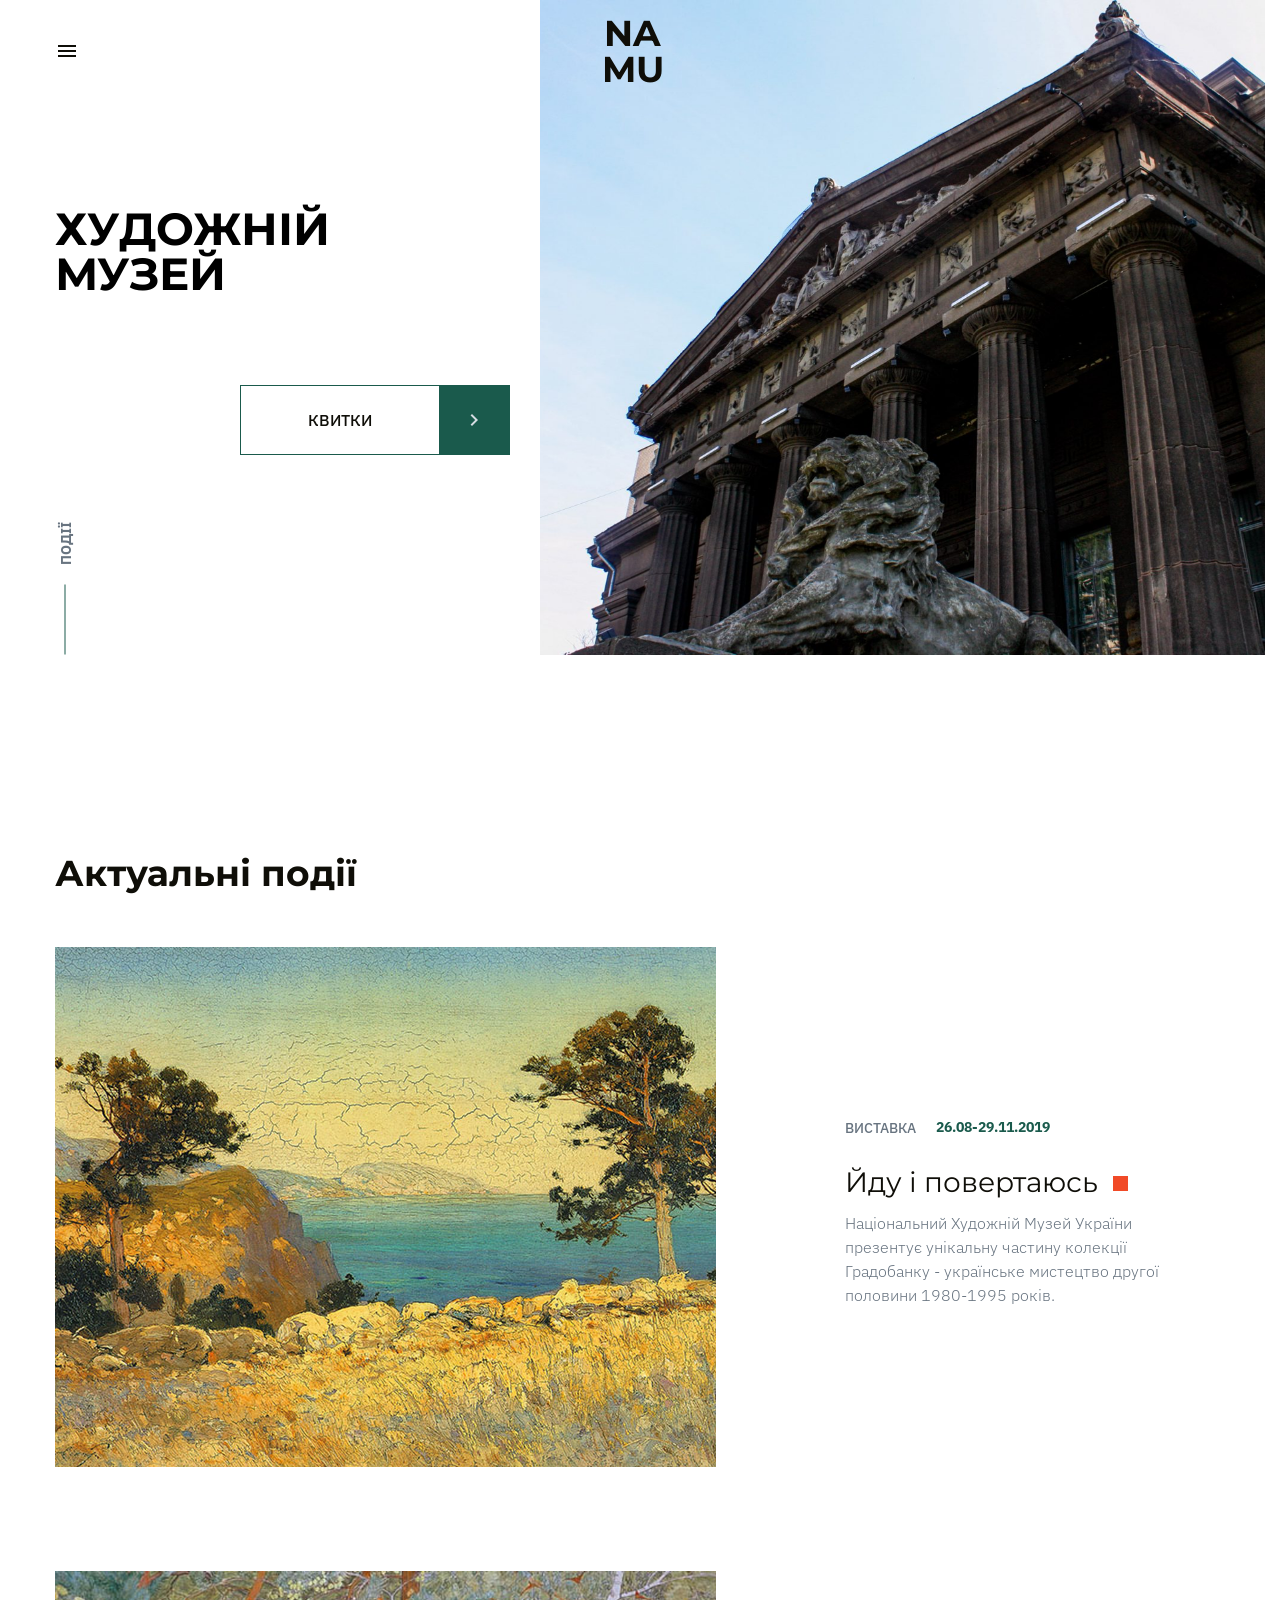
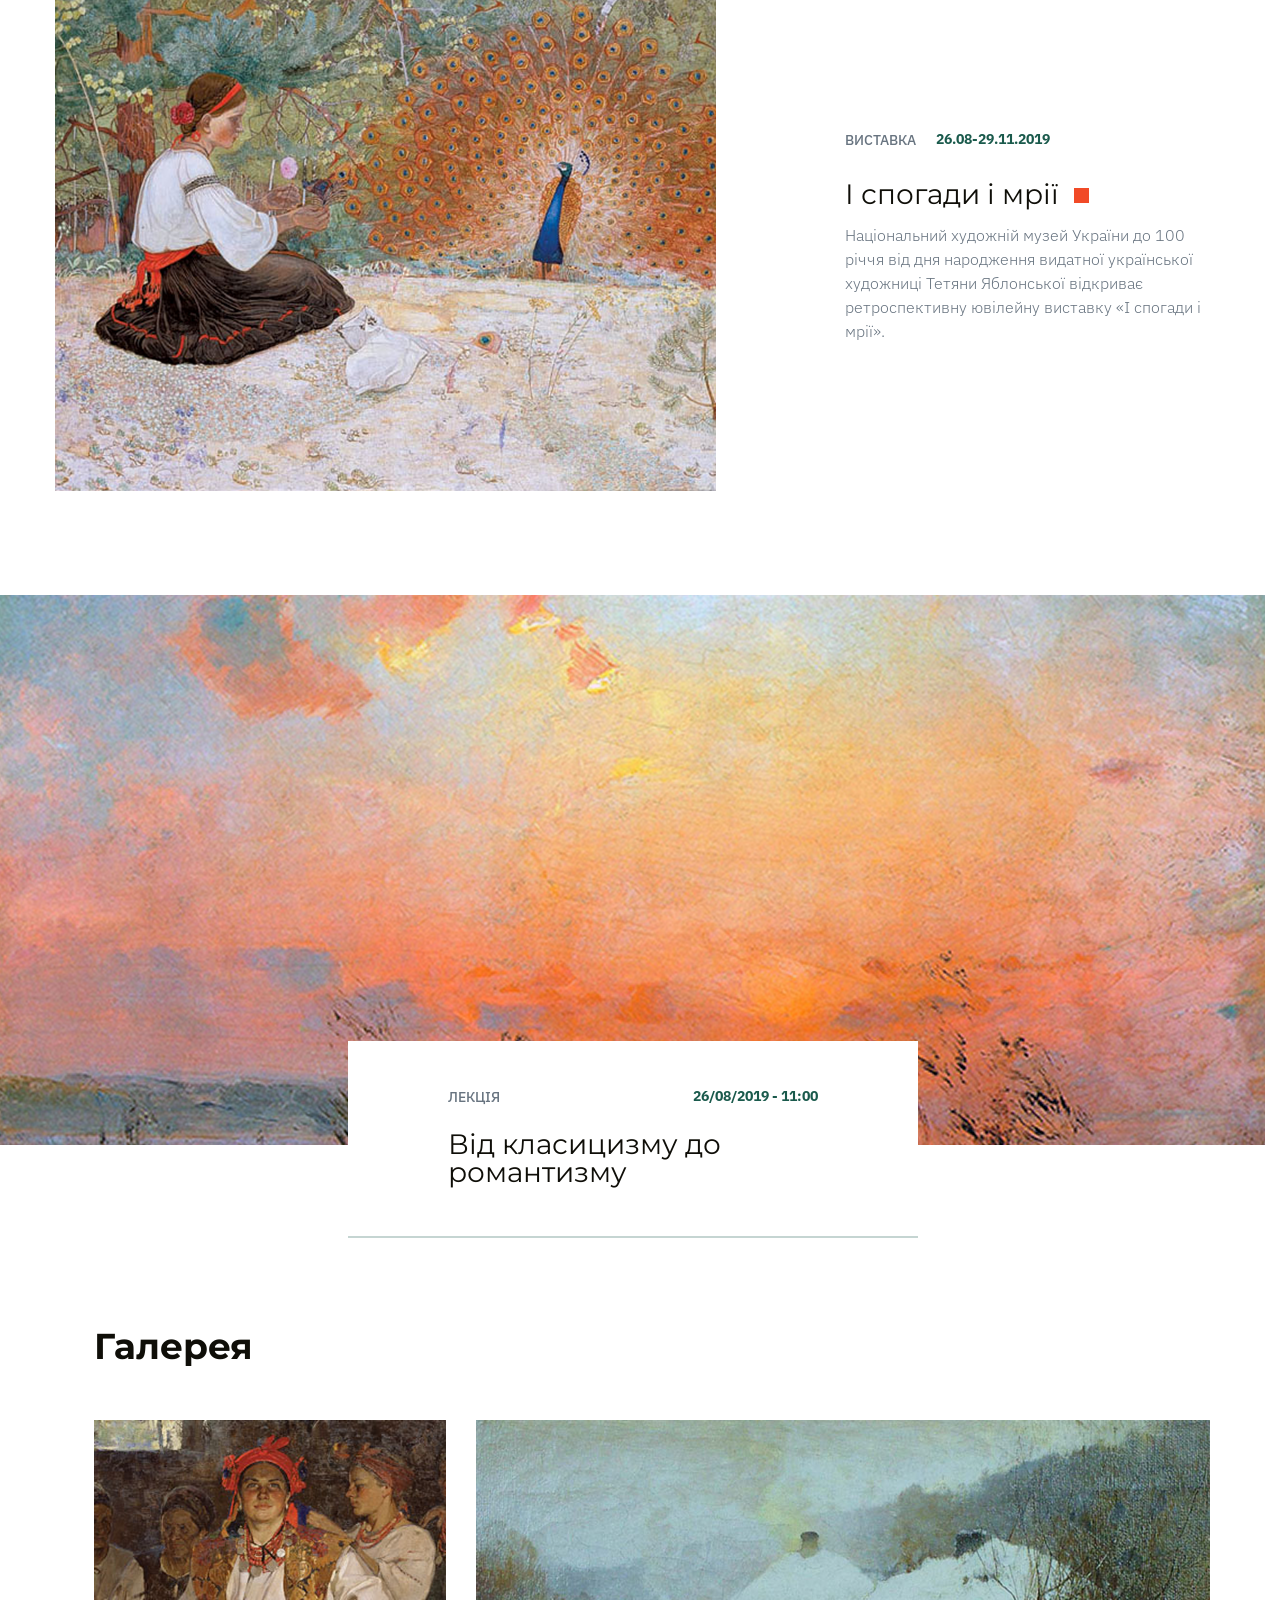
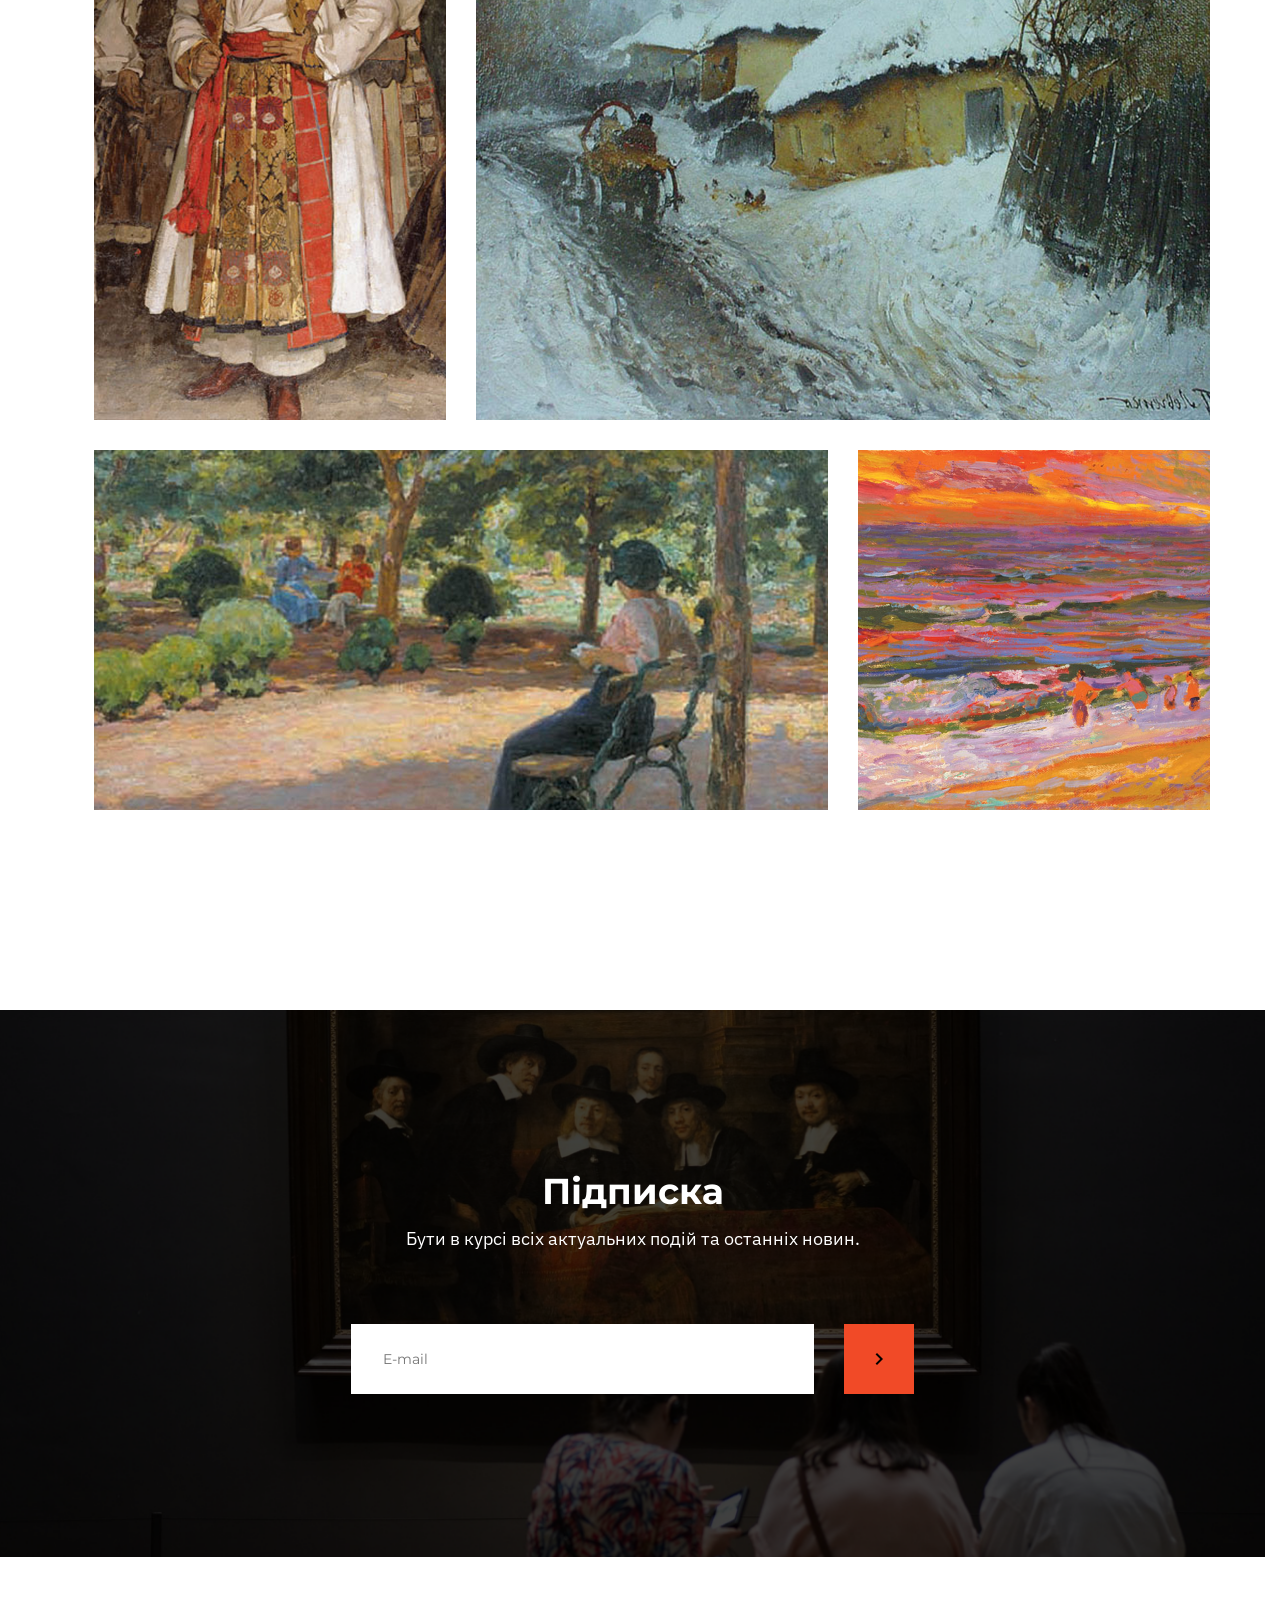
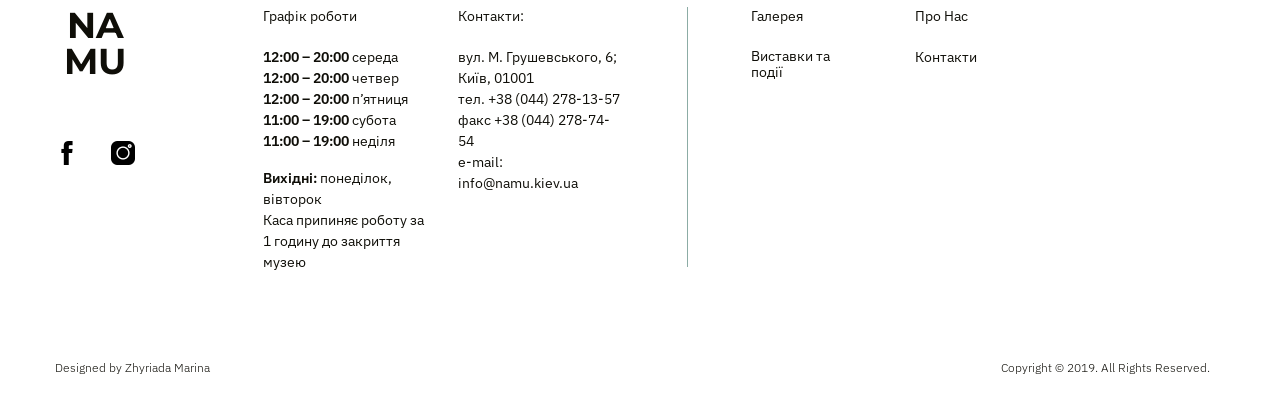
<file: index.html>
<!DOCTYPE html><html lang=en class=page><meta charset=UTF-8><meta name=viewport content="width=device-width, initial-scale=1.0"><title>NA MU</title><link rel=stylesheet href=Museum.31592689.css><link rel="icon shortcut" href=NA%20MU.5fceedec.png type=image/x-icon><link href="https://fonts.googleapis.com/css2?family=Inter:ital,opsz,wght@0,14..32,100..900;1,14..32,100..900&amp;family=Montserrat:wght@100..900&amp;display=swap" rel=stylesheet><link href="https://fonts.googleapis.com/css2?family=IBM+Plex+Sans:ital,wght@0,100..700;1,100..700&amp;family=Inter:ital,opsz,wght@0,14..32,100..900;1,14..32,100..900&amp;family=Montserrat:wght@100..900&amp;display=swap" rel=stylesheet><link rel=stylesheet href=https://cdn.jsdelivr.net/npm/swiper/swiper-bundle.min.css><body class=page__body>
    <header class="fade-up header">
      <div class=header__top>
        <a href=#menu class="header__icon icon icon--menu"></a>
        <a href=# class="header__logo logo">
          NA
          <br>
          MU
        </a>
      </div>
      <div class=header__image></div>
      <div class=header__content>
        <h1 class=header__title>
          ХУДОЖНІЙ
          <br>
          МУЗЕЙ
        </h1>

        <a href=#events class="button header__button">
          <span class=header__button--text>Квитки</span>
          <span class="button__arrow header__button--arrow">
            <span class="icon icon--arrow"></span>
          </span>
        </a>

        <a href=#events class=header__events-label>
          <span class=header__events-label--text>Події</span>
        </a>
      </div>
    </header>

    <aside class="menu page__menu" id=menu>
      <div class=menu__wrapper>
        <a href=# class="icon icon--close"></a>

        <nav class=nav>
          <ul class=nav__list>
            <li class=nav__item>
              <a class=nav__link href=#gallery>
                Галерея
              </a>
            </li>
            <li class=nav__item>
              <a class=nav__link href=#events>
                Виставки та події
              </a>
            </li>
          </ul>

          <ul class=nav__list>
            <li class=nav__item>
              <a class=nav__link href=#about-us>
                Про Нас
              </a>
            </li>
            <li class=nav__item>
              <a class=nav__link href=#contacts>
                Контакти
              </a>
            </li>
          </ul>
        </nav>
        <div class="menu__line menu__line--tablet"></div>
      </div>
      <div class="menu__line menu__line--mobile"></div>
      <div class="schedule schedule--menu">
        <h5 class=schedule__title>Графік роботи</h5>

        <div class="schedule__wrapper schedule__wrapper--menu">
          <ul class="schedule__list schedule__list--menu">
            <li class=schedule__item>
              <span>12:00 – 20:00</span>
              середа
            </li>
            <li class=schedule__item>
              <span>12:00 – 20:00</span>
              четвер
            </li>
            <li class=schedule__item>
              <span>12:00 – 20:00</span>
              п’ятниця
            </li>
            <li class=schedule__item>
              <span>11:00 – 19:00</span>
              субота
            </li>
            <li class=schedule__item>
              <span>11:00 – 19:00</span>
              неділя
            </li>
          </ul>

          <div class="schedule__note schedule__note--menu">
            <span>Вихідні:</span>
            понеділок, вівторок
            <br>
            Каса припиняє роботу за 1 годину до закриття музею
          </div>
        </div>
      </div>
    </aside>
    <a href=# class=menu__overlay></a>
    <main class=main>
      <section class=events id=events>
        <h2 class=events__title>Актуальні події</h2>

        <article class=event>
          <div class="event__painting fade-up">
            <img src=painting1.d52ded9b.png alt=painting-1 class=event__painting--image>
          </div>
          <div class="event__info fade-up">
            <div class=event__info--wrapper>
              <h3>ВИСТАВКА</h3>
              <span class="date event__date">26.08-29.11.2019</span>
            </div>

            <h4 class=event__title>Йду і повертаюсь</h4>
            <p class=event__about>
              Національний Художній Музей України презентує унікальну частину
              колекції Градобанку - українське мистецтво другої половини
              1980-1995 років.
            </p>
          </div>
        </article>

        <article class="event fade-up">
          <div class="event__painting fade-up">
            <img src=painting2.fc0de721.png alt=painting-2 class=event__painting--image>
          </div>
          <div class="event__info fade-up">
            <div class=event__info--wrapper>
              <h3>ВИСТАВКА</h3>
              <span class="date event__date">26.08-29.11.2019</span>
            </div>

            <h4 class=event__title>І спогади і мрії</h4>
            <p class=event__about>
              Національний художній музей України до 100 річчя від дня
              народження видатної української художниці Тетяни Яблонської
              відкриває ретроспективну ювілейну виставку «І спогади і мрії».
            </p>
          </div>
        </article>

        <article class="fade-up lecture">
          <div class=lecture__wrapper>
            <div class="fade-up lecture__image">
              <img src=lecture.0d033871.png alt=lecture>
            </div>

            <div class="fade-up lecture__info">
              <div class=lecture__info--wrapper>
                <h3>ЛЕКЦІЯ</h3>
                <span class="date event__date lecture__date">
                  26/08/2019 - 11:00
                </span>
              </div>

              <h4 class=lecture__title>Від класицизму до романтизму</h4>
            </div>
          </div>
        </article>
      </section>

      <section class="fade-up gallery" id=gallery>
        <h2 class=gallery__title>Галерея</h2>

        <div class="gallery--mobile gallery-swiper swiper">
          <div class=swiper-wrapper>
            <div class=swiper-slide>
              <img src=gallery-1.e7a4f028.png alt="gallery item">
            </div>
            <div class=swiper-slide>
              <img src=gallery-2.5687a9f1.png alt="gallery item">
            </div>
            <div class=swiper-slide>
              <img src=gallery-1.e7a4f028.png alt="gallery item">
            </div>
            <div class=swiper-slide>
              <img src=gallery-2.5687a9f1.png alt="gallery item">
            </div>
          </div>

          <div class=swiper-pagination></div>
        </div>

        <div class=gallery--desktop>
          <div class="fade-up gallery--desktop__image">
            <img src=gallery-1.e7a4f028.png alt=gallery-1>
          </div>
          <div class="fade-up gallery--desktop__image">
            <img src=gallery-2-desk.321e8311.png alt=gallery-1>
          </div>
          <div class="fade-up gallery--desktop__image">
            <img src=gallery-3-desk.9fae3055.png alt=gallery-1>
          </div>
          <div class="fade-up gallery--desktop__image">
            <img src=gallery-4-desk.51d9b434.png alt=gallery-1>
          </div>
        </div>
      </section>

      <section class="fade-up subscribe" id=about-us>
        <div class="fade-up subscribe__content">
          <h2 class=subscribe__title>Підписка</h2>
          <p class=subscribe__text>
            Бути в курсі всіх актуальних подій та останніх новин.
          </p>

          <form id=form class=form action=# method=post>
            <div class="button form__button">
              <input id=email type=email name=email placeholder=E-mail class=form__button--text required>
              <button class="button__arrow form__button--arrow">
                <span class="icon icon--arrow--black"></span>
              </button>
            </div>
          </form>
        </div>
      </section>
    </main>
    <footer class=footer id=contacts>
      <div class="fade-up footer__top">
        <a href=# class="footer__logo logo">
          NA
          <br>
          MU
        </a>

        <div class=footer__social-media>
          <a href=https://www.facebook.com/ class="facebook icon icon--facebook"></a>
          <a href=https://www.instagram.com/ class="icon icon--instagram instagram"></a>
        </div>
      </div>

      <div class="fade-up footer__schedule schedule schedule--footer">
        <h5 class=schedule__title>Графік роботи</h5>

        <div class="schedule__wrapper schedule__wrapper--footer">
          <ul class=schedule__list>
            <li class=schedule__item>
              <span>12:00 – 20:00</span>
              середа
            </li>
            <li class=schedule__item>
              <span>12:00 – 20:00</span>
              четвер
            </li>
            <li class=schedule__item>
              <span>12:00 – 20:00</span>
              п’ятниця
            </li>
            <li class=schedule__item>
              <span>11:00 – 19:00</span>
              субота
            </li>
            <li class=schedule__item>
              <span>11:00 – 19:00</span>
              неділя
            </li>
          </ul>

          <div class="schedule__note schedule__note--footer">
            <span>Вихідні:</span>
            понеділок, вівторок
            <br>
            Каса припиняє роботу за 1 годину до закриття музею
          </div>
        </div>
      </div>

      <div class="contacts fade-up footer__contacts">
        <h5 class=contacts__title>Контакти:</h5>

        <p class=contacts__item>
          <a class=contacts__link href="https://maps.google.com/?q=вул.+М.+Грушевського,+6+Київ" target=_blank>
            вул. М. Грушевського, 6; Київ, 01001
          </a>
        </p>

        <p class=contacts__item>
          <a class=contacts__link href=tel:+380442781357>
            тел. +38 (044) 278-13-57
          </a>
        </p>

        <p class=contacts__item>
          <a class=contacts__link href=tel:+380442787454>
            факс +38 (044) 278-74-54
          </a>
        </p>

        <p class=contacts__item>
          <a class=contacts__link href=mailto:info@namu.kiev.ua>
            e-mail: info@namu.kiev.ua
          </a>
        </p>
      </div>

      <a href=# class="footer__up-button icon icon--up"></a>

      <div class=footer__line></div>

      <nav class="fade-up footer__nav nav">
        <ul class="nav__list nav__list--1">
          <li class=nav__item>
            <a class="nav__link nav__link--footer" href=#gallery>
              Галерея
            </a>
          </li>
          <li class=nav__item>
            <a class="nav__link nav__link--footer" href=#events>
              Виставки та події
            </a>
          </li>
        </ul>

        <ul class="nav__list nav__list--2">
          <li class=nav__item>
            <a class="nav__link nav__link--footer" href=#about-us>
              Про Нас
            </a>
          </li>
          <li class=nav__item>
            <a class="nav__link nav__link--footer" href=#contacts>
              Контакти
            </a>
          </li>
        </ul>
      </nav>

      <div class=footer__bottom>
        <p>Designed by Zhyriada Marina</p>
        <p>Copyright © 2019. All Rights Reserved.</p>
      </div>
    </footer>

    <script src=https://cdn.jsdelivr.net/npm/swiper/swiper-bundle.min.js></script>

    <script src=Museum.1ae59543.js></script>
</file>
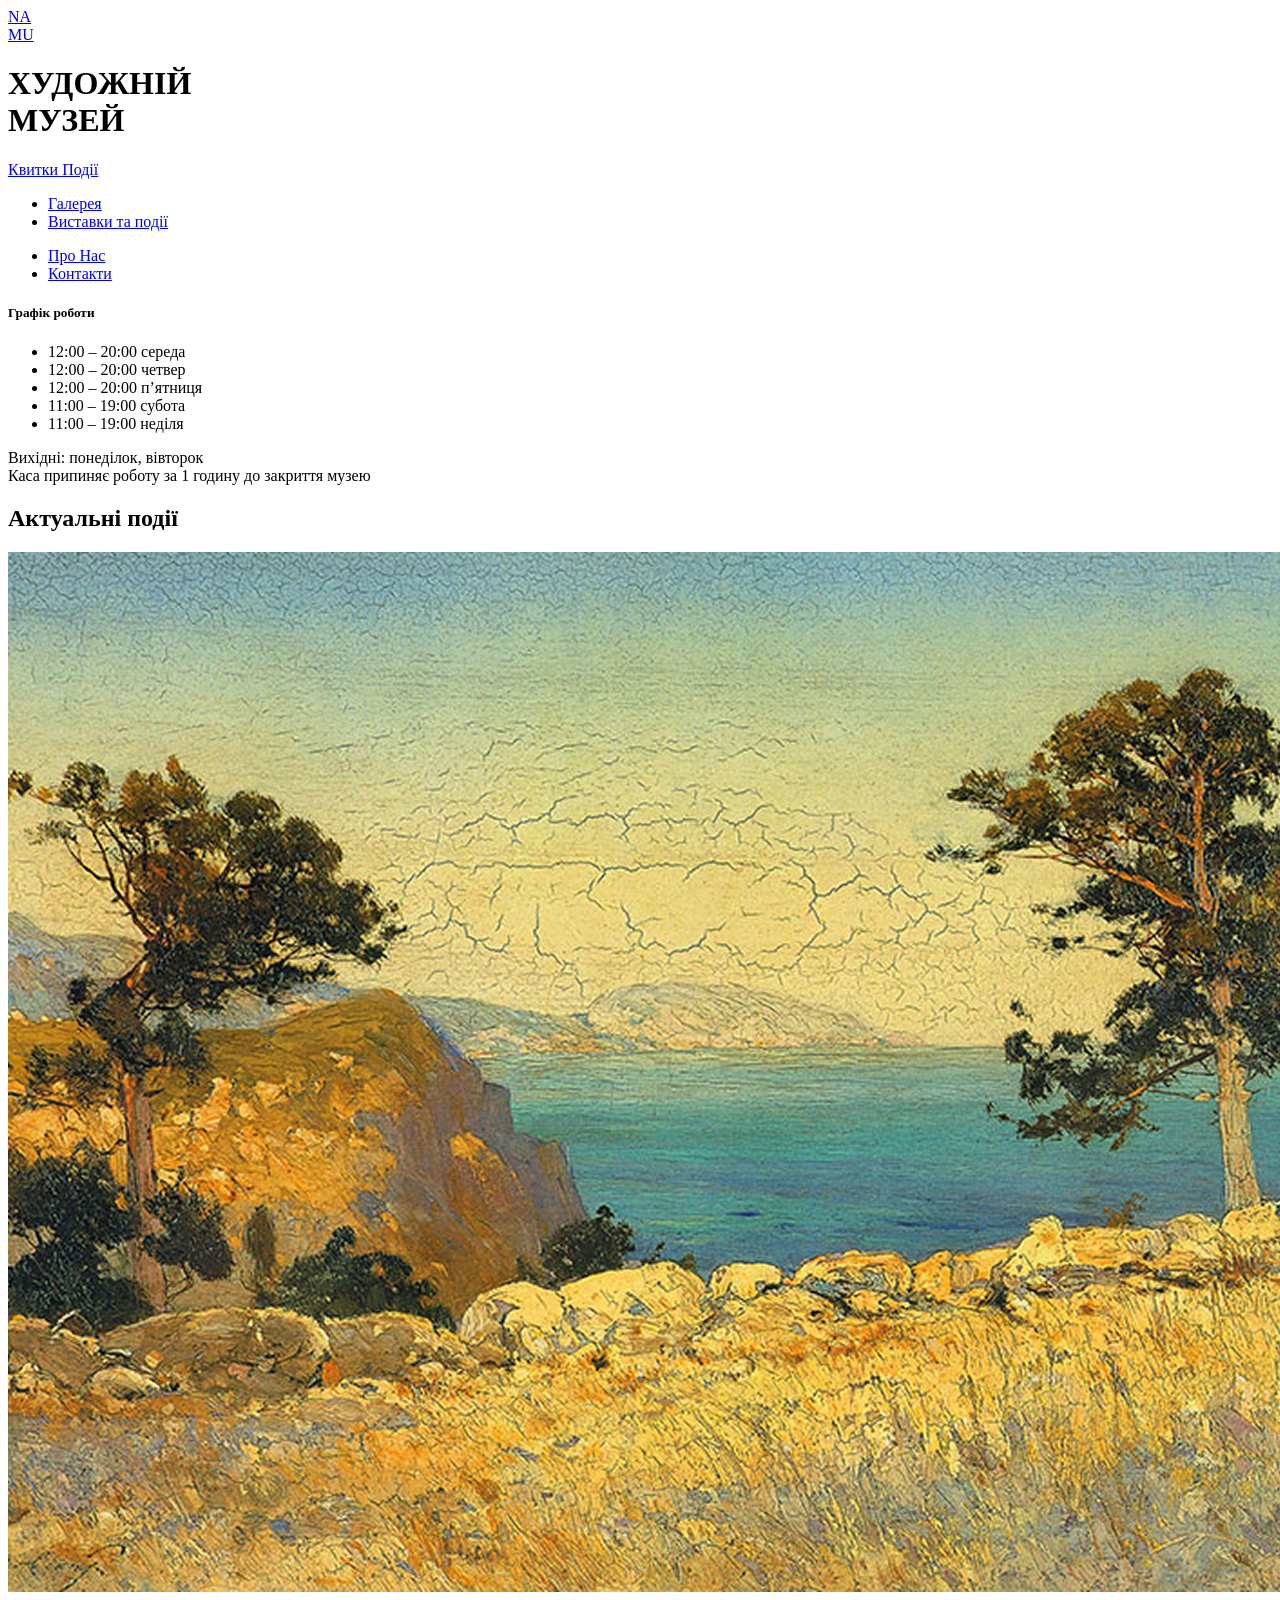
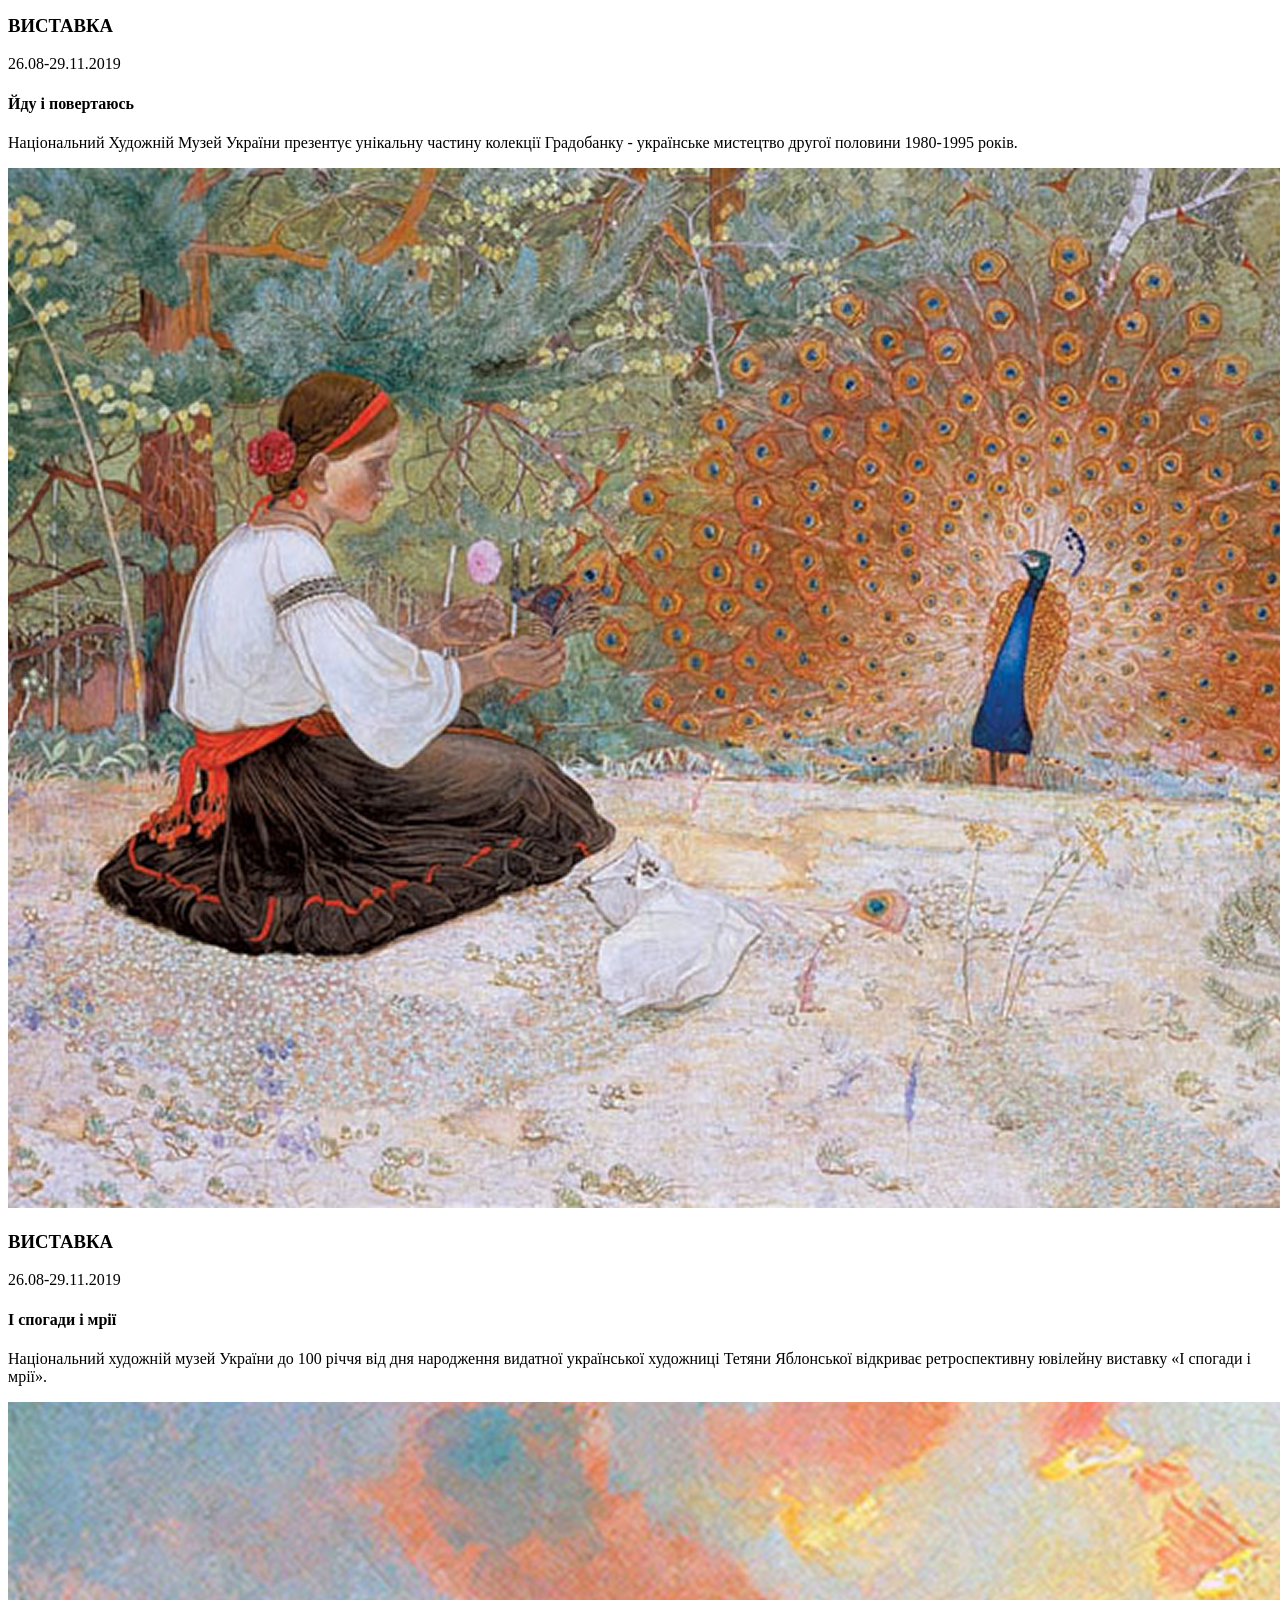
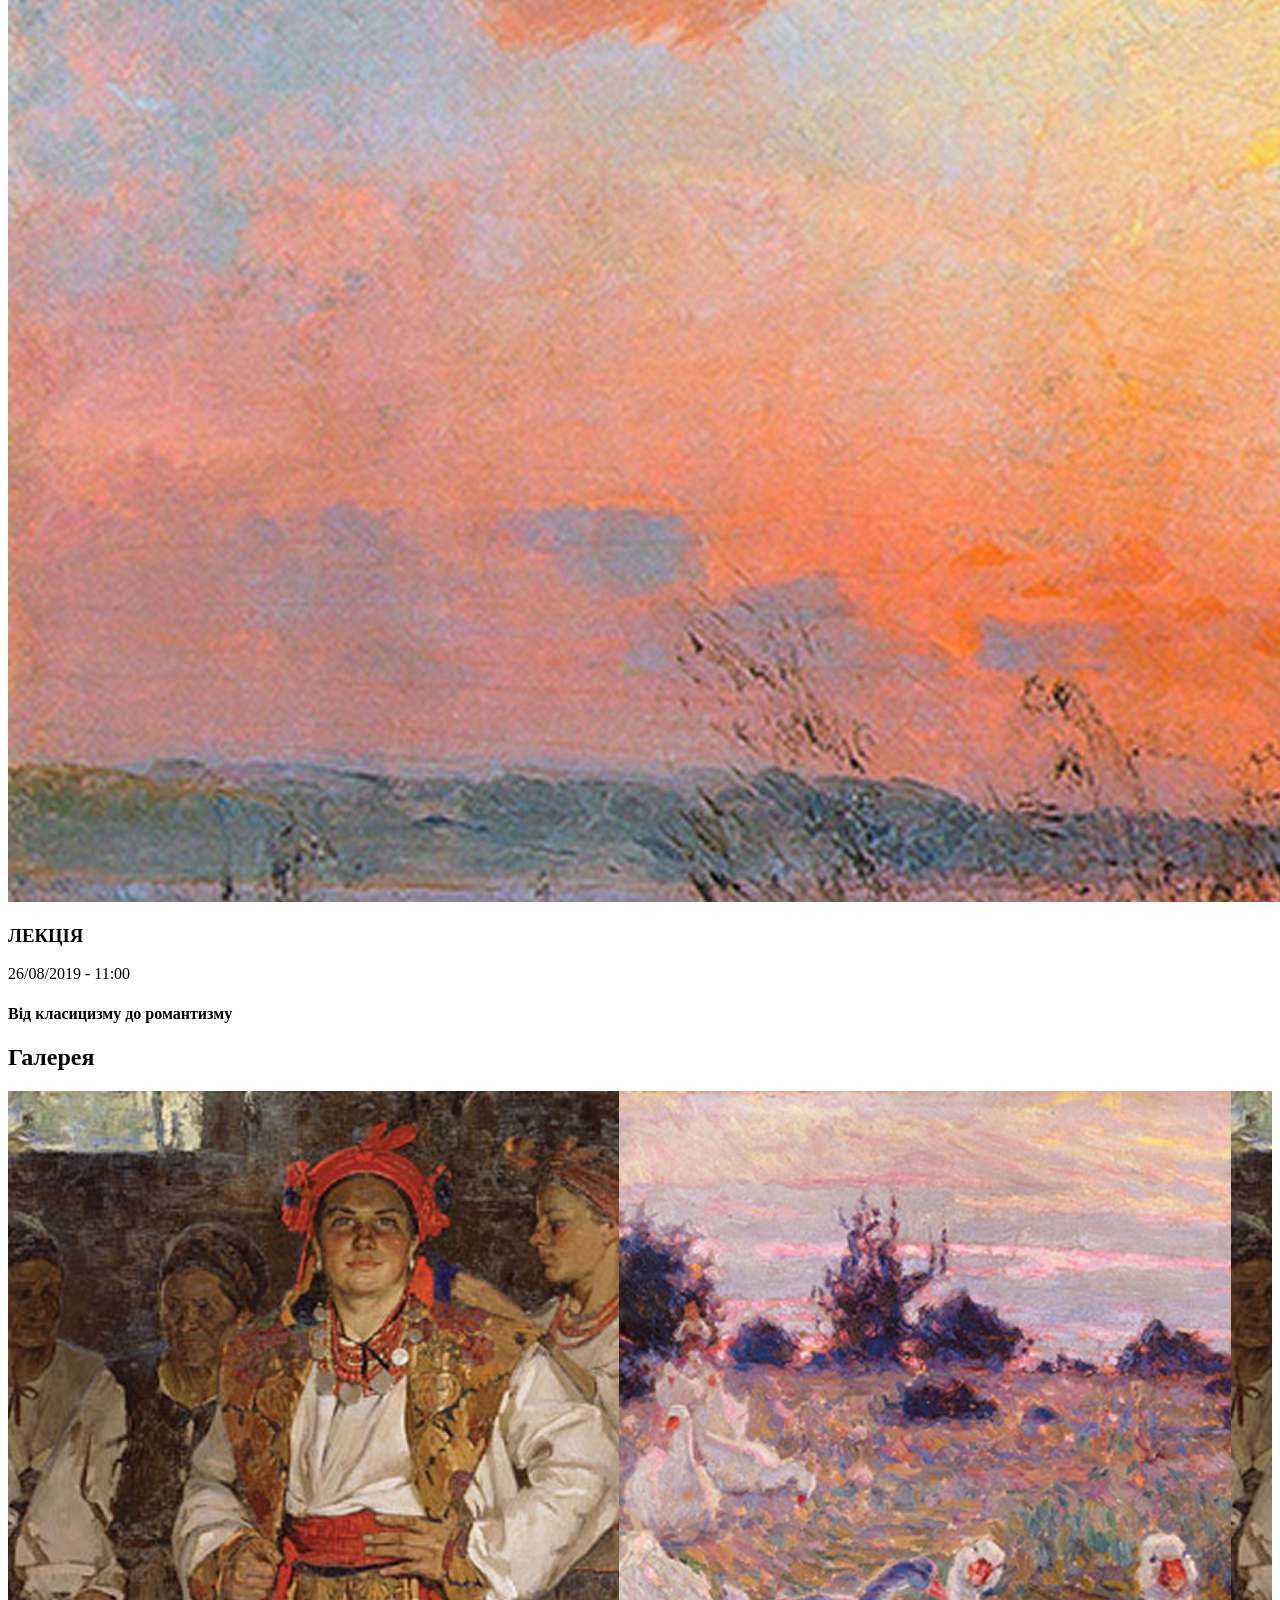
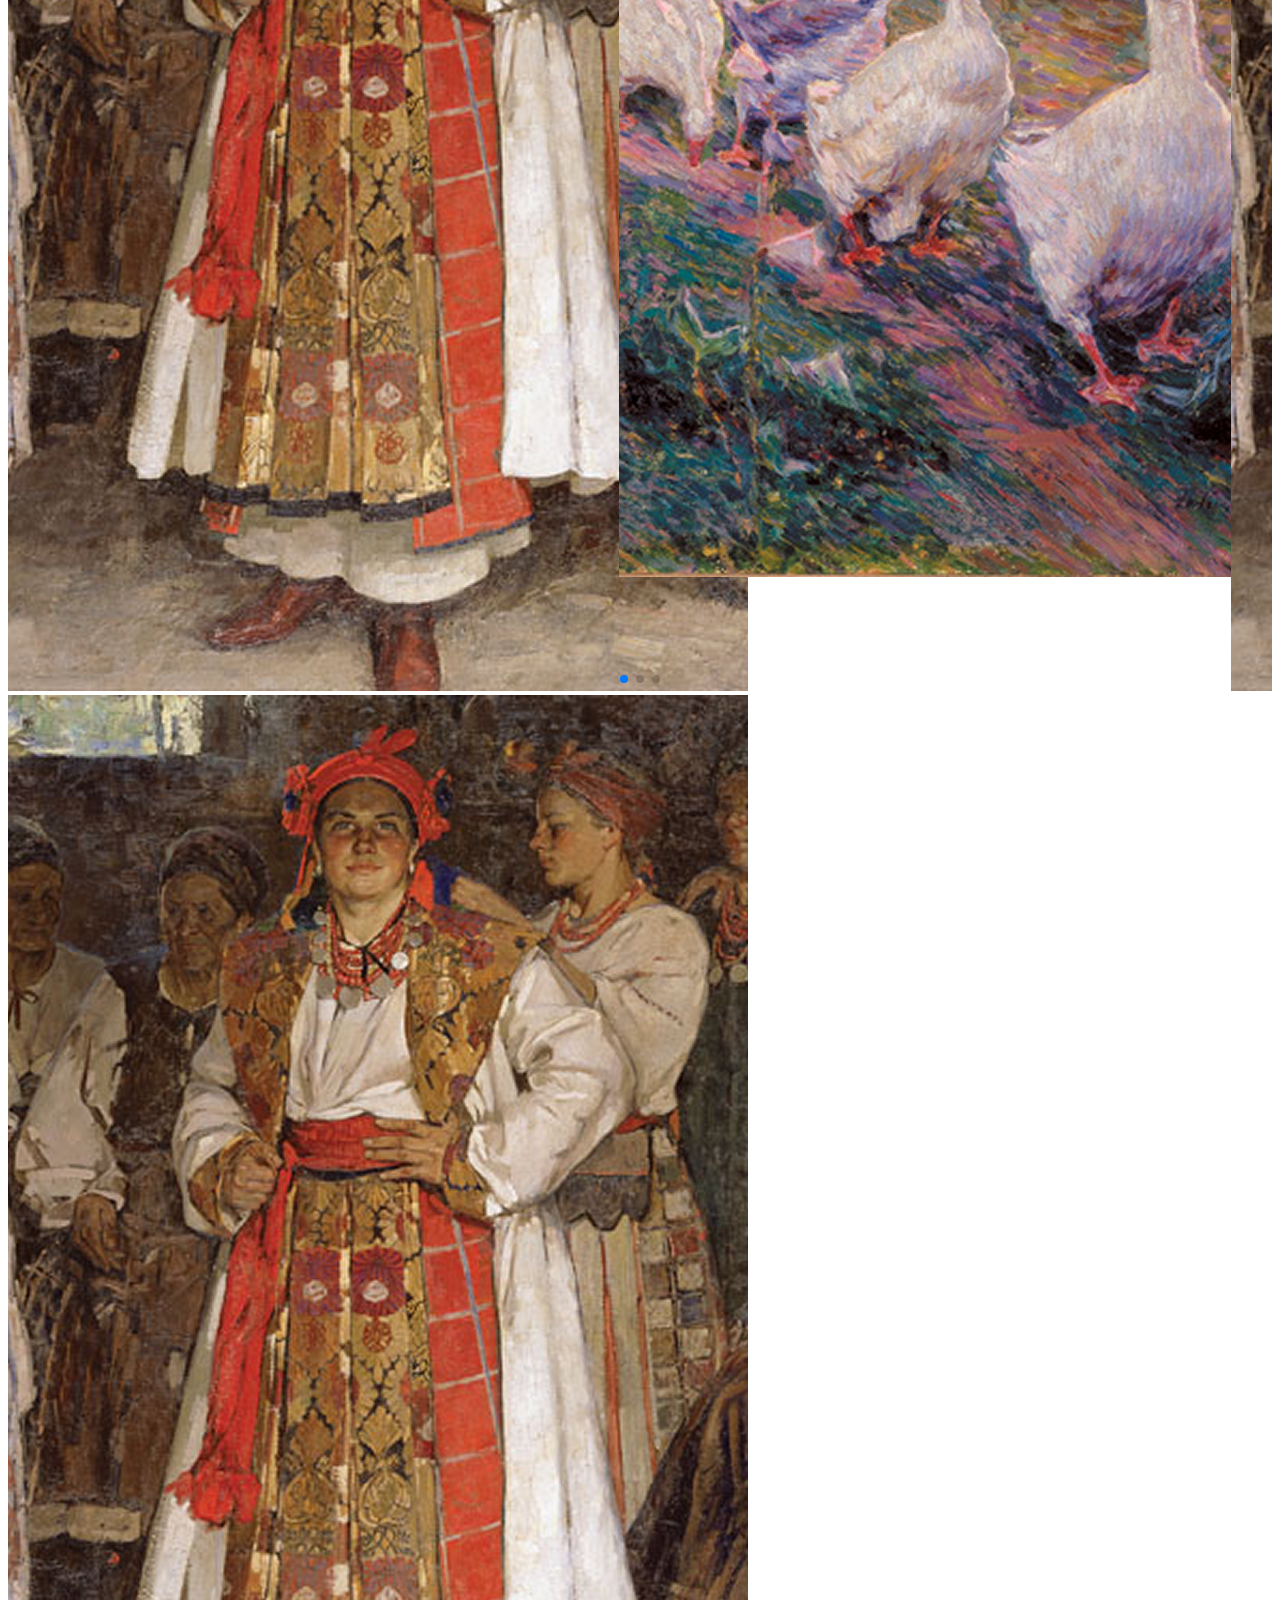
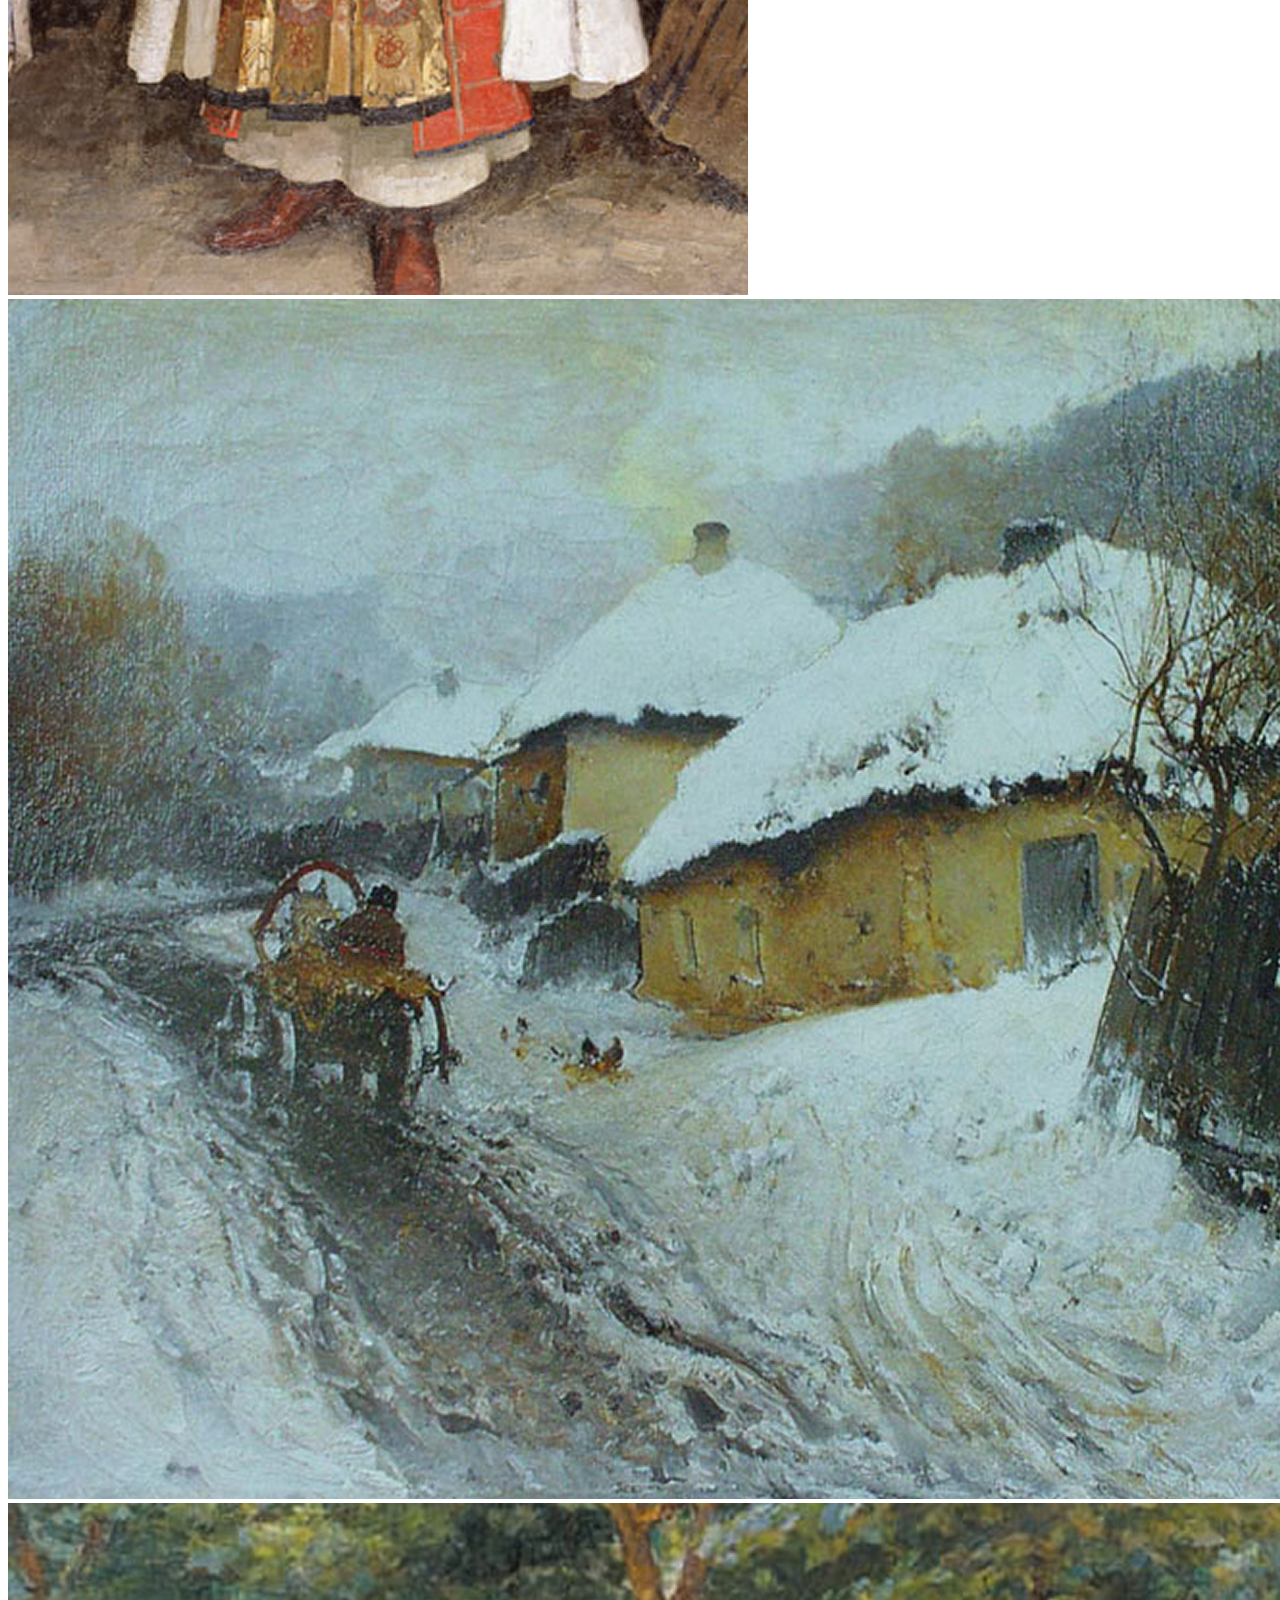
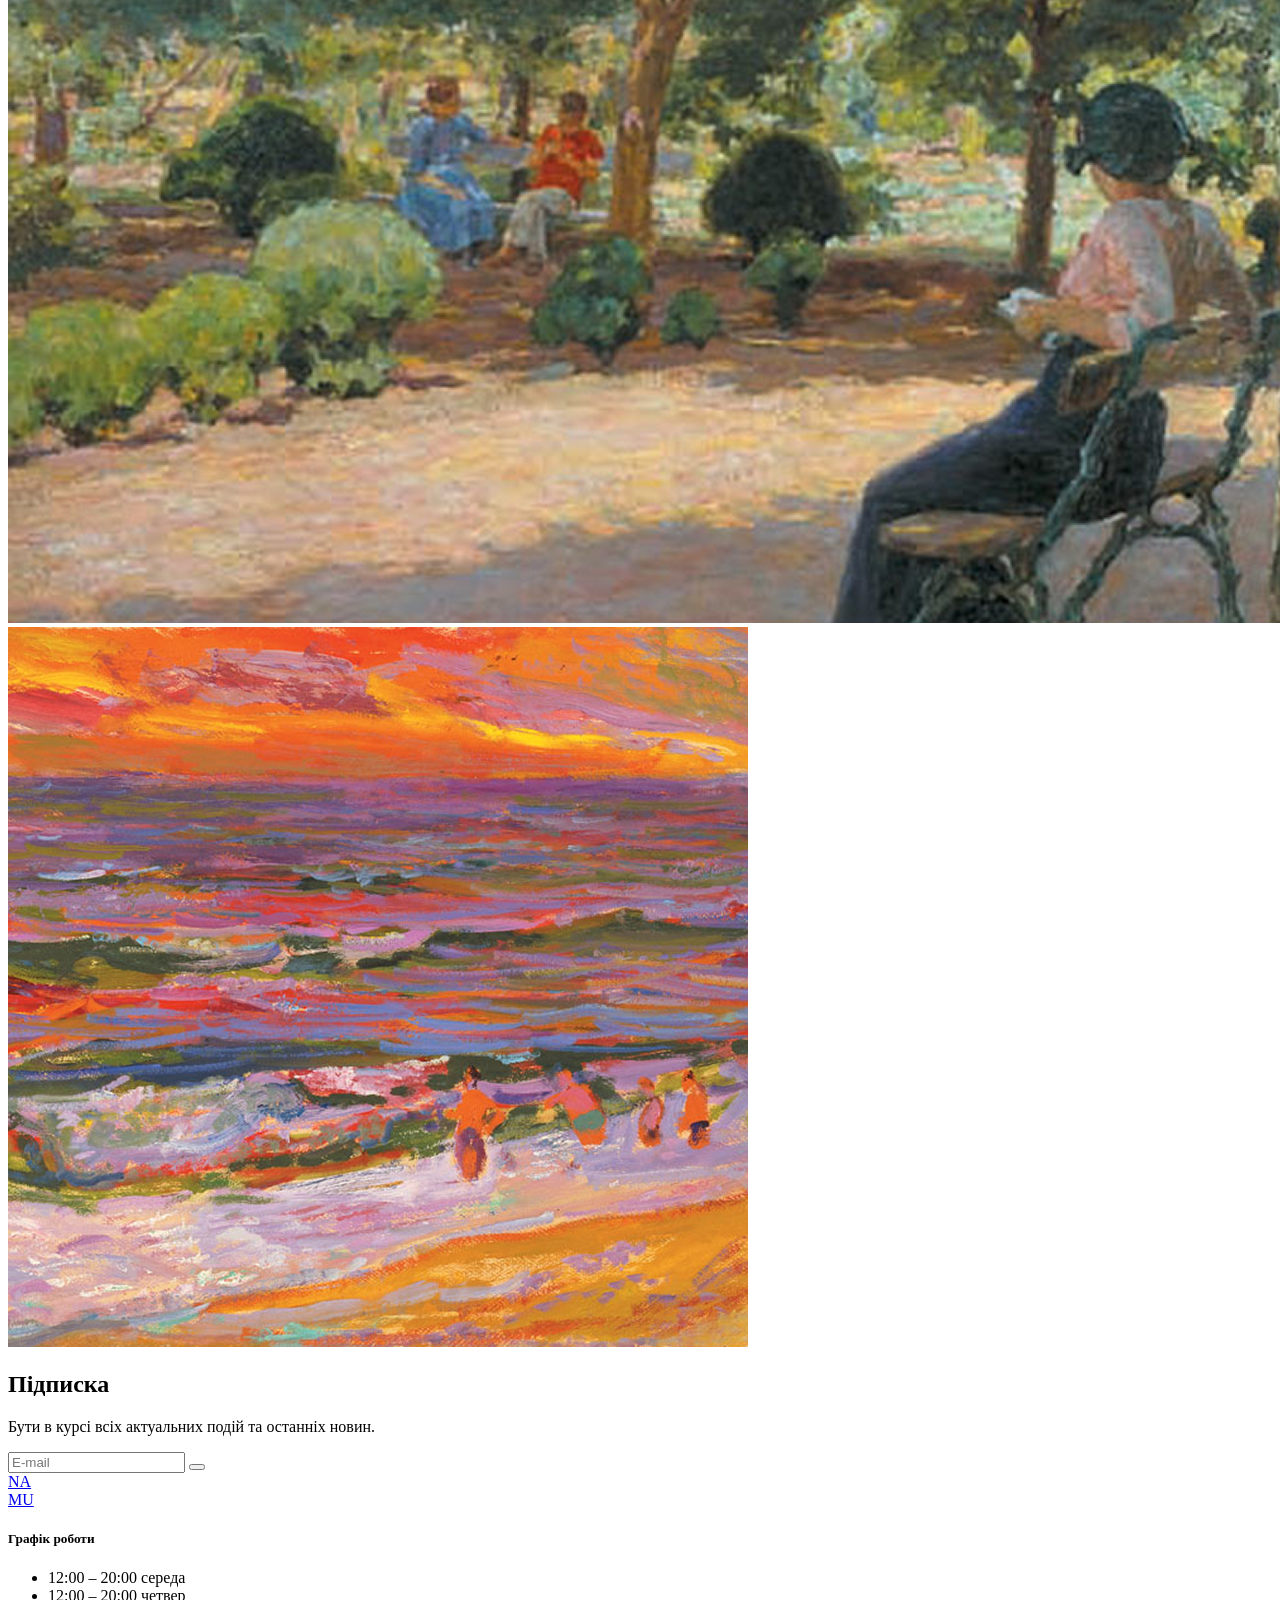
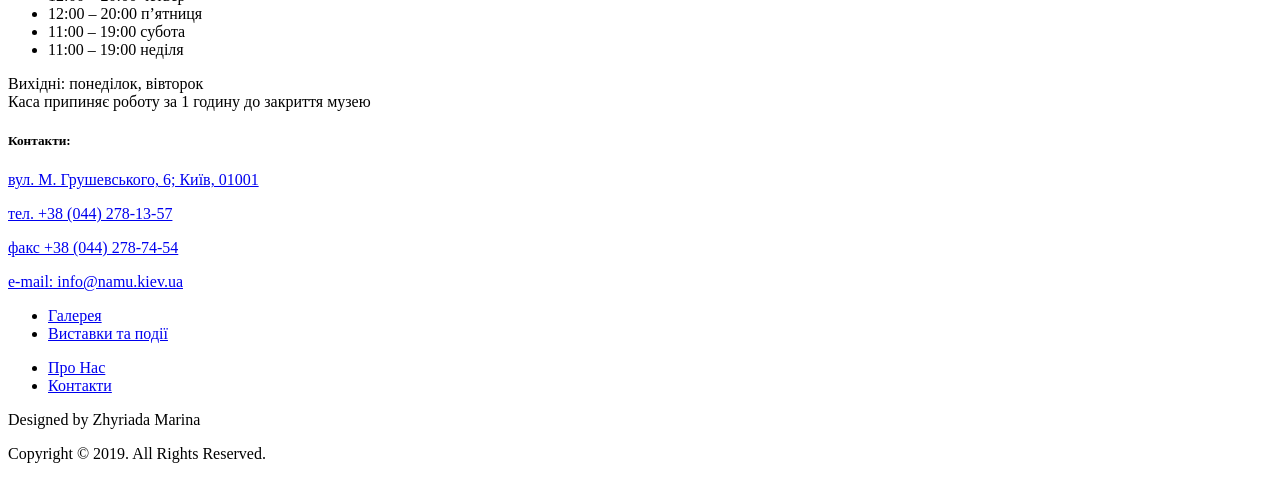
<file: src/index.html>
<!doctype html>
<html
  lang="en"
  class="page"
>
  <head>
    <meta charset="UTF-8" />
    <meta
      name="viewport"
      content="width=device-width, initial-scale=1.0"
    />
    <title>NA MU</title>
    <link
      rel="stylesheet"
      href="./styles/main.scss"
    />

    <link
      rel="shortcut icon"
      href="./images/NA MU.png"
      type="image/x-icon"
    />

    <link
      href="https://fonts.googleapis.com/css2?family=Inter:ital,opsz,wght@0,14..32,100..900;1,14..32,100..900&family=Montserrat:wght@100..900&display=swap"
      rel="stylesheet"
    />

    <link
      href="https://fonts.googleapis.com/css2?family=IBM+Plex+Sans:ital,wght@0,100..700;1,100..700&family=Inter:ital,opsz,wght@0,14..32,100..900;1,14..32,100..900&family=Montserrat:wght@100..900&display=swap"
      rel="stylesheet"
    />

    <link
      rel="stylesheet"
      href="https://cdn.jsdelivr.net/npm/swiper/swiper-bundle.min.css"
    />
  </head>

  <body class="page__body">
    <header class="header fade-up">
      <div class="header__top">
        <a
          href="#menu"
          class="icon icon--menu header__icon"
        ></a>
        <a
          href="#"
          class="header__logo logo"
        >
          NA
          <br />
          MU
        </a>
      </div>
      <div class="header__image"></div>
      <div class="header__content">
        <h1 class="header__title">
          ХУДОЖНІЙ
          <br />
          МУЗЕЙ
        </h1>

        <a
          href="#events"
          class="header__button button"
        >
          <span class="header__button--text">Квитки</span>
          <span class="header__button--arrow button__arrow">
            <span class="icon icon--arrow"></span>
          </span>
        </a>

        <a
          href="#events"
          class="header__events-label"
        >
          <span class="header__events-label--text">Події</span>
        </a>
      </div>
    </header>

    <aside
      class="page__menu menu"
      id="menu"
    >
      <div class="menu__wrapper">
        <a
          href="#"
          class="icon icon--close"
        ></a>

        <nav class="nav">
          <ul class="nav__list">
            <li class="nav__item">
              <a
                class="nav__link"
                href="#gallery"
              >
                Галерея
              </a>
            </li>
            <li class="nav__item">
              <a
                class="nav__link"
                href="#events"
              >
                Виставки та події
              </a>
            </li>
          </ul>

          <ul class="nav__list">
            <li class="nav__item">
              <a
                class="nav__link"
                href="#about-us"
              >
                Про Нас
              </a>
            </li>
            <li class="nav__item">
              <a
                class="nav__link"
                href="#contacts"
              >
                Контакти
              </a>
            </li>
          </ul>
        </nav>
        <div class="menu__line menu__line--tablet"></div>
      </div>
      <div class="menu__line menu__line--mobile"></div>
      <div class="schedule schedule--menu">
        <h5 class="schedule__title">Графік роботи</h5>

        <div class="schedule__wrapper schedule__wrapper--menu">
          <ul class="schedule__list schedule__list--menu">
            <li class="schedule__item">
              <span>12:00 – 20:00</span>
              середа
            </li>
            <li class="schedule__item">
              <span>12:00 – 20:00</span>
              четвер
            </li>
            <li class="schedule__item">
              <span>12:00 – 20:00</span>
              п’ятниця
            </li>
            <li class="schedule__item">
              <span>11:00 – 19:00</span>
              субота
            </li>
            <li class="schedule__item">
              <span>11:00 – 19:00</span>
              неділя
            </li>
          </ul>

          <div class="schedule__note schedule__note--menu">
            <span>Вихідні:</span>
            понеділок, вівторок
            <br />
            Каса припиняє роботу за 1 годину до закриття музею
          </div>
        </div>
      </div>
    </aside>
    <a
      href="#"
      class="menu__overlay"
    ></a>
    <main class="main">
      <section
        class="events"
        id="events"
      >
        <h2 class="events__title">Актуальні події</h2>

        <article class="event">
          <div class="event__painting fade-up">
            <img
              src="./images/painting1.png"
              alt="painting-1"
              class="event__painting--image"
            />
          </div>
          <div class="event__info fade-up">
            <div class="event__info--wrapper">
              <h3>ВИСТАВКА</h3>
              <span class="event__date date">26.08-29.11.2019</span>
            </div>

            <h4 class="event__title">Йду і повертаюсь</h4>
            <p class="event__about">
              Національний Художній Музей України презентує унікальну частину
              колекції Градобанку - українське мистецтво другої половини
              1980-1995 років.
            </p>
          </div>
        </article>

        <article class="event fade-up">
          <div class="event__painting fade-up">
            <img
              src="./images/painting2.png"
              alt="painting-2"
              class="event__painting--image"
            />
          </div>
          <div class="event__info fade-up">
            <div class="event__info--wrapper">
              <h3>ВИСТАВКА</h3>
              <span class="event__date date">26.08-29.11.2019</span>
            </div>

            <h4 class="event__title">І спогади і мрії</h4>
            <p class="event__about">
              Національний художній музей України до 100 річчя від дня
              народження видатної української художниці Тетяни Яблонської
              відкриває ретроспективну ювілейну виставку «І спогади і мрії».
            </p>
          </div>
        </article>

        <article class="lecture fade-up">
          <div class="lecture__wrapper">
            <div class="lecture__image fade-up">
              <img
                src="./images/lecture.png"
                alt="lecture"
              />
            </div>

            <div class="lecture__info fade-up">
              <div class="lecture__info--wrapper">
                <h3>ЛЕКЦІЯ</h3>
                <span class="event__date lecture__date date">
                  26/08/2019 - 11:00
                </span>
              </div>

              <h4 class="lecture__title">Від класицизму до романтизму</h4>
            </div>
          </div>
        </article>
      </section>

      <section
        class="gallery fade-up"
        id="gallery"
      >
        <h2 class="gallery__title">Галерея</h2>

        <div class="swiper gallery-swiper gallery--mobile">
          <div class="swiper-wrapper">
            <div class="swiper-slide">
              <img
                src="./images/gallery-1.png"
                alt="gallery item"
              />
            </div>
            <div class="swiper-slide">
              <img
                src="./images/gallery-2.png"
                alt="gallery item"
              />
            </div>
            <div class="swiper-slide">
              <img
                src="./images/gallery-1.png"
                alt="gallery item"
              />
            </div>
            <div class="swiper-slide">
              <img
                src="./images/gallery-2.png"
                alt="gallery item"
              />
            </div>
          </div>

          <div class="swiper-pagination"></div>
        </div>

        <div class="gallery--desktop">
          <div class="gallery--desktop__image fade-up">
            <img
              src="./images/gallery-1.png"
              alt="gallery-1"
            />
          </div>
          <div class="gallery--desktop__image fade-up">
            <img
              src="./images/gallery-2-desk.png"
              alt="gallery-1"
            />
          </div>
          <div class="gallery--desktop__image fade-up">
            <img
              src="./images/gallery-3-desk.png"
              alt="gallery-1"
            />
          </div>
          <div class="gallery--desktop__image fade-up">
            <img
              src="./images/gallery-4-desk.png"
              alt="gallery-1"
            />
          </div>
        </div>
      </section>

      <section
        class="subscribe fade-up"
        id="about-us"
      >
        <div class="subscribe__content fade-up">
          <h2 class="subscribe__title">Підписка</h2>
          <p class="subscribe__text">
            Бути в курсі всіх актуальних подій та останніх новин.
          </p>

          <form
            id="form"
            class="form"
            action="#"
            method="POST"
          >
            <div class="form__button button">
              <input
                id="email"
                type="email"
                name="email"
                placeholder="E-mail"
                class="form__button--text"
                required
              />
              <button class="form__button--arrow button__arrow">
                <span class="icon icon--arrow--black"></span>
              </button>
            </div>
          </form>
        </div>
      </section>
    </main>
    <footer
      class="footer"
      id="contacts"
    >
      <div class="footer__top fade-up">
        <a
          href="#"
          class="footer__logo logo"
        >
          NA
          <br />
          MU
        </a>

        <div class="footer__social-media">
          <a
            href="https://www.facebook.com/"
            class="facebook icon icon--facebook"
          ></a>
          <a
            href="https://www.instagram.com/"
            class="instagram icon icon--instagram"
          ></a>
        </div>
      </div>

      <div class="footer__schedule schedule schedule--footer fade-up">
        <h5 class="schedule__title">Графік роботи</h5>

        <div class="schedule__wrapper--footer schedule__wrapper">
          <ul class="schedule__list">
            <li class="schedule__item">
              <span>12:00 – 20:00</span>
              середа
            </li>
            <li class="schedule__item">
              <span>12:00 – 20:00</span>
              четвер
            </li>
            <li class="schedule__item">
              <span>12:00 – 20:00</span>
              п’ятниця
            </li>
            <li class="schedule__item">
              <span>11:00 – 19:00</span>
              субота
            </li>
            <li class="schedule__item">
              <span>11:00 – 19:00</span>
              неділя
            </li>
          </ul>

          <div class="schedule__note schedule__note--footer">
            <span>Вихідні:</span>
            понеділок, вівторок
            <br />
            Каса припиняє роботу за 1 годину до закриття музею
          </div>
        </div>
      </div>

      <div class="footer__contacts contacts fade-up">
        <h5 class="contacts__title">Контакти:</h5>

        <p class="contacts__item">
          <a
            class="contacts__link"
            href="https://maps.google.com/?q=вул.+М.+Грушевського,+6+Київ"
            target="_blank"
          >
            вул. М. Грушевського, 6; Київ, 01001
          </a>
        </p>

        <p class="contacts__item">
          <a
            class="contacts__link"
            href="tel:+380442781357"
          >
            тел. +38 (044) 278-13-57
          </a>
        </p>

        <p class="contacts__item">
          <a
            class="contacts__link"
            href="tel:+380442787454"
          >
            факс +38 (044) 278-74-54
          </a>
        </p>

        <p class="contacts__item">
          <a
            class="contacts__link"
            href="mailto:info@namu.kiev.ua"
          >
            e-mail: info@namu.kiev.ua
          </a>
        </p>
      </div>

      <a
        href="#"
        class="footer__up-button icon icon--up"
      ></a>

      <div class="footer__line"></div>

      <nav class="footer__nav nav fade-up">
        <ul class="nav__list nav__list--1">
          <li class="nav__item">
            <a
              class="nav__link nav__link--footer"
              href="#gallery"
            >
              Галерея
            </a>
          </li>
          <li class="nav__item">
            <a
              class="nav__link nav__link--footer"
              href="#events"
            >
              Виставки та події
            </a>
          </li>
        </ul>

        <ul class="nav__list nav__list--2">
          <li class="nav__item">
            <a
              class="nav__link nav__link--footer"
              href="#about-us"
            >
              Про Нас
            </a>
          </li>
          <li class="nav__item">
            <a
              class="nav__link nav__link--footer"
              href="#contacts"
            >
              Контакти
            </a>
          </li>
        </ul>
      </nav>

      <div class="footer__bottom">
        <p>Designed by Zhyriada Marina</p>
        <p>Copyright © 2019. All Rights Reserved.</p>
      </div>
    </footer>

    <script src="https://cdn.jsdelivr.net/npm/swiper/swiper-bundle.min.js"></script>

    <script src="scripts/main.js"></script>
  </body>
</html>
</file>
